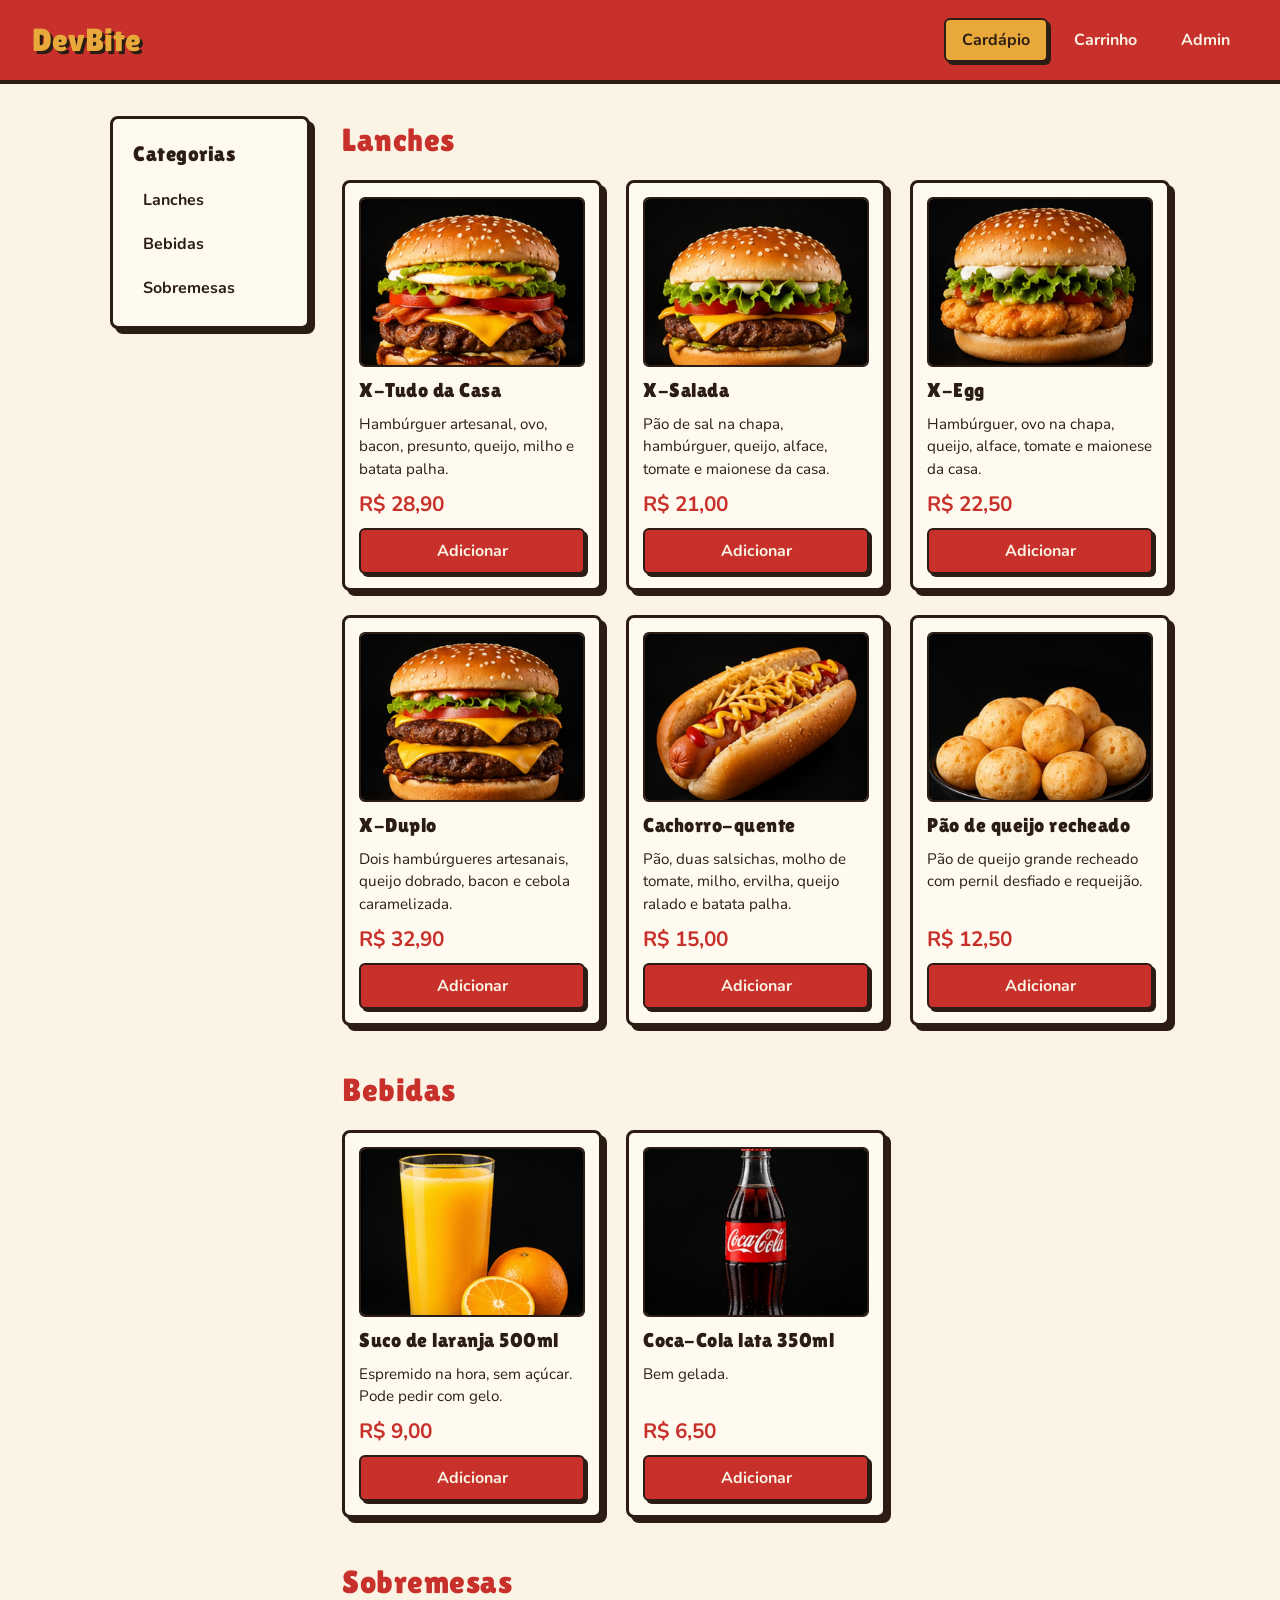
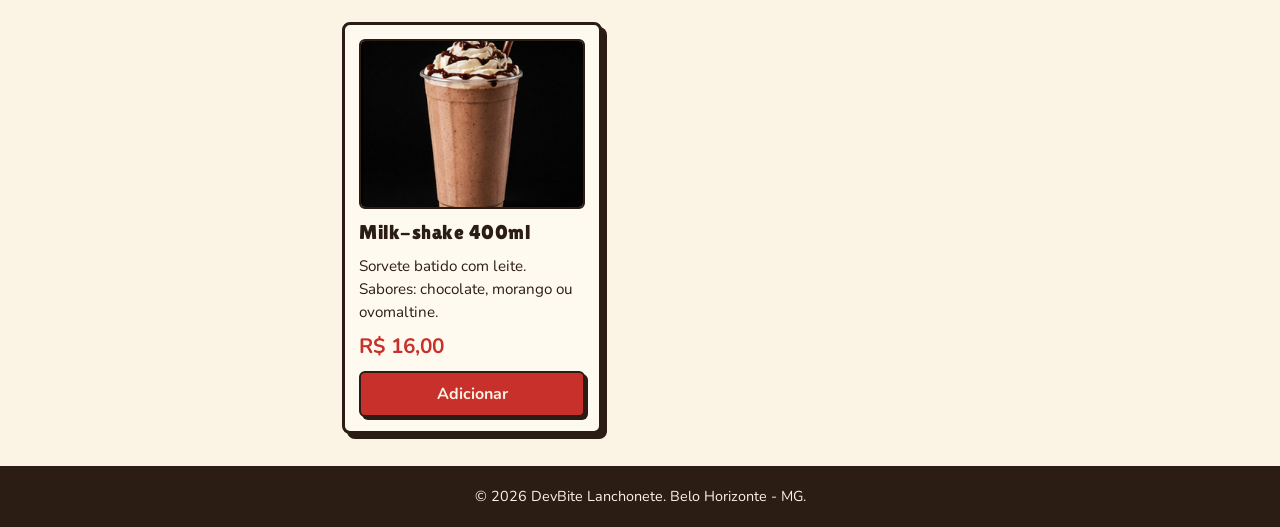
<file: index.html>
<!DOCTYPE html>
<html lang="pt-BR">
<head>
  <meta charset="UTF-8">
  <meta name="viewport" content="width=device-width, initial-scale=1.0">
  <title>DevBite | Cardápio</title>
  <link rel="preconnect" href="https://fonts.googleapis.com">
  <link rel="preconnect" href="https://fonts.gstatic.com" crossorigin>
  <link href="https://fonts.googleapis.com/css2?family=Lilita+One&family=Nunito:wght@400;700&display=swap" rel="stylesheet">
  <link rel="stylesheet" href="css/style.css">
</head>
<body>
  <header class="topo">
    <a href="index.html" class="logo">DevBite</a>
    <nav class="menu">
      <a href="index.html" class="menu-link ativo" aria-current="page">Cardápio</a>
      <a href="checkout.html" class="menu-link">Carrinho</a>
      <a href="admin.html" class="menu-link">Admin</a>
    </nav>
  </header>

  <main class="pagina-cardapio">
    <aside class="categorias">
      <h2 class="titulo-aside">Categorias</h2>
      <ul class="lista-categorias">
        <li><a href="#lanches">Lanches</a></li>
        <li><a href="#bebidas">Bebidas</a></li>
        <li><a href="#sobremesas">Sobremesas</a></li>
      </ul>
    </aside>

    <div class="cardapio">
      <section id="lanches" class="categoria">
        <h2 class="titulo-secao">Lanches</h2>
        <div class="grade-produtos">
          <article class="card-produto">
            <img src="img/x-tudo.jpg" alt="X-Tudo da Casa" class="card-imagem">
            <h3 class="card-nome">X-Tudo da Casa</h3>
            <p class="card-descricao">Hambúrguer artesanal, ovo, bacon, presunto, queijo, milho e batata palha.</p>
            <p class="card-preco">R$ 28,90</p>
            <button type="button" class="botao" id="btn-add-1" data-id="1">Adicionar</button>
          </article>

          <article class="card-produto">
            <img src="img/x-salada.jpg" alt="X-Salada" class="card-imagem">
            <h3 class="card-nome">X-Salada</h3>
            <p class="card-descricao">Pão de sal na chapa, hambúrguer, queijo, alface, tomate e maionese da casa.</p>
            <p class="card-preco">R$ 21,00</p>
            <button type="button" class="botao" id="btn-add-2" data-id="2">Adicionar</button>
          </article>

          <article class="card-produto">
            <img src="img/x-egg.jpg" alt="X-Egg" class="card-imagem">
            <h3 class="card-nome">X-Egg</h3>
            <p class="card-descricao">Hambúrguer, ovo na chapa, queijo, alface, tomate e maionese da casa.</p>
            <p class="card-preco">R$ 22,50</p>
            <button type="button" class="botao" id="btn-add-3" data-id="3">Adicionar</button>
          </article>

          <article class="card-produto">
            <img src="img/x-duplo.jpg" alt="X-Duplo" class="card-imagem">
            <h3 class="card-nome">X-Duplo</h3>
            <p class="card-descricao">Dois hambúrgueres artesanais, queijo dobrado, bacon e cebola caramelizada.</p>
            <p class="card-preco">R$ 32,90</p>
            <button type="button" class="botao" id="btn-add-4" data-id="4">Adicionar</button>
          </article>

          <article class="card-produto">
            <img src="img/cachorro-quente.jpg" alt="Cachorro-quente" class="card-imagem">
            <h3 class="card-nome">Cachorro-quente</h3>
            <p class="card-descricao">Pão, duas salsichas, molho de tomate, milho, ervilha, queijo ralado e batata palha.</p>
            <p class="card-preco">R$ 15,00</p>
            <button type="button" class="botao" id="btn-add-5" data-id="5">Adicionar</button>
          </article>

          <article class="card-produto">
            <img src="img/pao-de-queijo.jpg" alt="Pão de queijo recheado" class="card-imagem">
            <h3 class="card-nome">Pão de queijo recheado</h3>
            <p class="card-descricao">Pão de queijo grande recheado com pernil desfiado e requeijão.</p>
            <p class="card-preco">R$ 12,50</p>
            <button type="button" class="botao" id="btn-add-6" data-id="6">Adicionar</button>
          </article>
        </div>
      </section>

      <section id="bebidas" class="categoria">
        <h2 class="titulo-secao">Bebidas</h2>
        <div class="grade-produtos">
          <article class="card-produto">
            <img src="img/suco-laranja.jpg" alt="Suco de laranja 500ml" class="card-imagem">
            <h3 class="card-nome">Suco de laranja 500ml</h3>
            <p class="card-descricao">Espremido na hora, sem açúcar. Pode pedir com gelo.</p>
            <p class="card-preco">R$ 9,00</p>
            <button type="button" class="botao" id="btn-add-7" data-id="7">Adicionar</button>
          </article>

          <article class="card-produto">
            <img src="img/coca-cola.jpg" alt="Coca-Cola lata 350ml" class="card-imagem">
            <h3 class="card-nome">Coca-Cola lata 350ml</h3>
            <p class="card-descricao">Bem gelada.</p>
            <p class="card-preco">R$ 6,50</p>
            <button type="button" class="botao" id="btn-add-8" data-id="8">Adicionar</button>
          </article>
        </div>
      </section>

      <section id="sobremesas" class="categoria">
        <h2 class="titulo-secao">Sobremesas</h2>
        <div class="grade-produtos">
          <article class="card-produto">
            <img src="img/milk-shake.jpg" alt="Milk-shake 400ml" class="card-imagem">
            <h3 class="card-nome">Milk-shake 400ml</h3>
            <p class="card-descricao">Sorvete batido com leite. Sabores: chocolate, morango ou ovomaltine.</p>
            <p class="card-preco">R$ 16,00</p>
            <button type="button" class="botao" id="btn-add-9" data-id="9">Adicionar</button>
          </article>
        </div>
      </section>
    </div>
  </main>

  <footer class="rodape">
    <p>&copy; 2026 DevBite Lanchonete. Belo Horizonte - MG.</p>
  </footer>
</body>
</html>
</file>
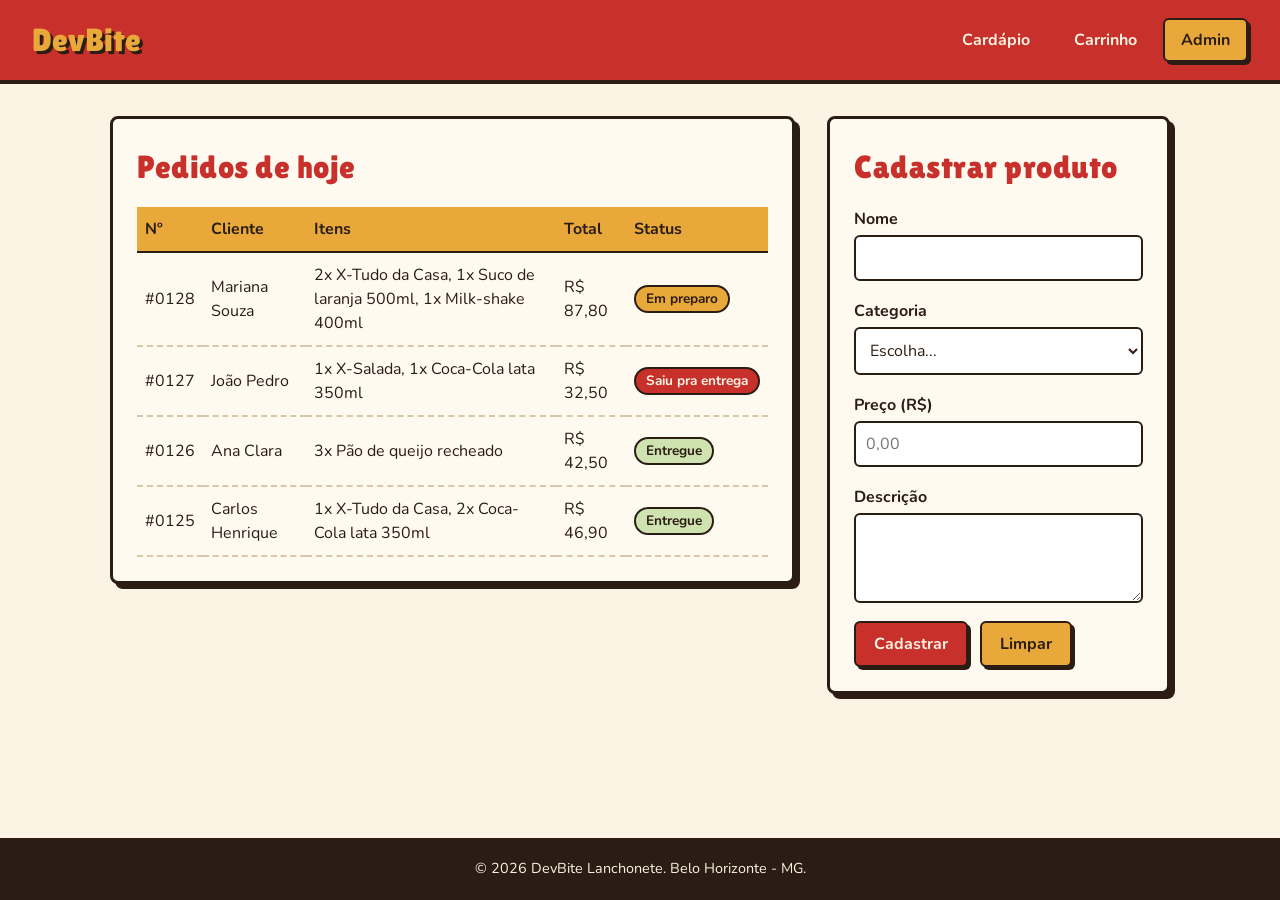
<file: admin.html>
<!DOCTYPE html>
<html lang="pt-BR">
<head>
  <meta charset="UTF-8">
  <meta name="viewport" content="width=device-width, initial-scale=1.0">
  <title>DevBite | Admin</title>
  <link rel="preconnect" href="https://fonts.googleapis.com">
  <link rel="preconnect" href="https://fonts.gstatic.com" crossorigin>
  <link href="https://fonts.googleapis.com/css2?family=Lilita+One&family=Nunito:wght@400;700&display=swap" rel="stylesheet">
  <link rel="stylesheet" href="css/style.css">
</head>
<body>
  <header class="topo">
    <a href="index.html" class="logo">DevBite</a>
    <nav class="menu">
      <a href="index.html" class="menu-link">Cardápio</a>
      <a href="checkout.html" class="menu-link">Carrinho</a>
      <a href="admin.html" class="menu-link ativo" aria-current="page">Admin</a>
    </nav>
  </header>

  <main class="pagina-admin">
    <section class="caixa pedidos">
      <h1 class="titulo-secao">Pedidos de hoje</h1>
      <div class="tabela-rolagem">
        <table class="tabela" id="tabela-pedidos">
          <thead>
            <tr>
              <th>Nº</th>
              <th>Cliente</th>
              <th>Itens</th>
              <th>Total</th>
              <th>Status</th>
            </tr>
          </thead>
          <tbody>
            <tr>
              <td>#0128</td>
              <td>Mariana Souza</td>
              <td>2x X-Tudo da Casa, 1x Suco de laranja 500ml, 1x Milk-shake 400ml</td>
              <td>R$ 87,80</td>
              <td><span class="status status-preparo">Em preparo</span></td>
            </tr>
            <tr>
              <td>#0127</td>
              <td>João Pedro</td>
              <td>1x X-Salada, 1x Coca-Cola lata 350ml</td>
              <td>R$ 32,50</td>
              <td><span class="status status-entrega">Saiu pra entrega</span></td>
            </tr>
            <tr>
              <td>#0126</td>
              <td>Ana Clara</td>
              <td>3x Pão de queijo recheado</td>
              <td>R$ 42,50</td>
              <td><span class="status status-entregue">Entregue</span></td>
            </tr>
            <tr>
              <td>#0125</td>
              <td>Carlos Henrique</td>
              <td>1x X-Tudo da Casa, 2x Coca-Cola lata 350ml</td>
              <td>R$ 46,90</td>
              <td><span class="status status-entregue">Entregue</span></td>
            </tr>
          </tbody>
        </table>
      </div>
    </section>

    <section class="caixa">
      <h2 class="titulo-secao">Cadastrar produto</h2>
      <form class="formulario" id="form-produto">
        <div class="campo">
          <label for="produto-nome">Nome</label>
          <input type="text" id="produto-nome" name="produto-nome" required>
        </div>

        <div class="campo">
          <label for="produto-categoria">Categoria</label>
          <select id="produto-categoria" name="produto-categoria" required>
            <option value="">Escolha...</option>
            <option value="lanches">Lanches</option>
            <option value="bebidas">Bebidas</option>
            <option value="sobremesas">Sobremesas</option>
          </select>
        </div>

        <div class="campo">
          <label for="produto-preco">Preço (R$)</label>
          <input type="number" id="produto-preco" name="produto-preco" min="0" step="0.01" placeholder="0,00" required>
        </div>

        <div class="campo">
          <label for="produto-descricao">Descrição</label>
          <textarea id="produto-descricao" name="produto-descricao" rows="3"></textarea>
        </div>

        <div class="acoes">
          <button type="button" class="botao" id="btn-cadastrar">Cadastrar</button>
          <button type="button" class="botao botao-secundario" id="btn-limpar">Limpar</button>
        </div>
      </form>
    </section>
  </main>

  <footer class="rodape">
    <p>&copy; 2026 DevBite Lanchonete. Belo Horizonte - MG.</p>
  </footer>
</body>
</html>
</file>
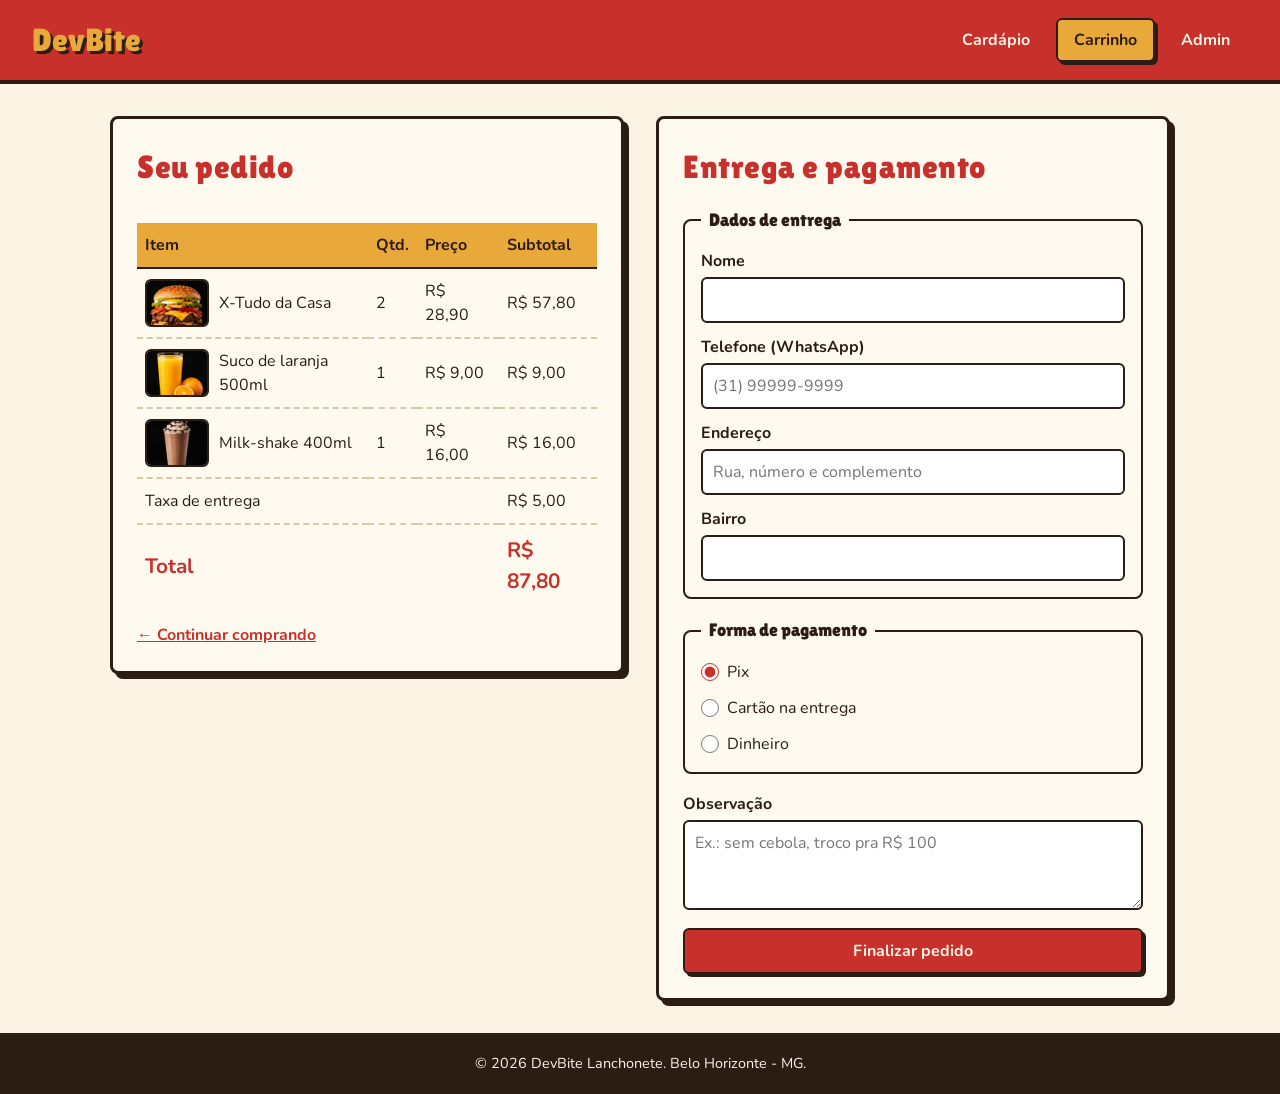
<file: checkout.html>
<!DOCTYPE html>
<html lang="pt-BR">
<head>
  <meta charset="UTF-8">
  <meta name="viewport" content="width=device-width, initial-scale=1.0">
  <title>DevBite | Carrinho</title>
  <link rel="preconnect" href="https://fonts.googleapis.com">
  <link rel="preconnect" href="https://fonts.gstatic.com" crossorigin>
  <link href="https://fonts.googleapis.com/css2?family=Lilita+One&family=Nunito:wght@400;700&display=swap" rel="stylesheet">
  <link rel="stylesheet" href="css/style.css">
</head>
<body>
  <header class="topo">
    <a href="index.html" class="logo">DevBite</a>
    <nav class="menu">
      <a href="index.html" class="menu-link">Cardápio</a>
      <a href="checkout.html" class="menu-link ativo" aria-current="page">Carrinho</a>
      <a href="admin.html" class="menu-link">Admin</a>
    </nav>
  </header>

  <main class="pagina-checkout">
    <section class="caixa carrinho">
      <h1 class="titulo-secao">Seu pedido</h1>
      <table class="tabela" id="tabela-carrinho">
        <thead>
          <tr>
            <th>Item</th>
            <th>Qtd.</th>
            <th>Preço</th>
            <th>Subtotal</th>
          </tr>
        </thead>
        <tbody>
          <tr>
            <td>
              <div class="item-pedido">
                <img src="img/x-tudo.jpg" alt="X-Tudo da Casa" class="item-imagem">
                X-Tudo da Casa
              </div>
            </td>
            <td>2</td>
            <td>R$ 28,90</td>
            <td>R$ 57,80</td>
          </tr>
          <tr>
            <td>
              <div class="item-pedido">
                <img src="img/suco-laranja.jpg" alt="Suco de laranja 500ml" class="item-imagem">
                Suco de laranja 500ml
              </div>
            </td>
            <td>1</td>
            <td>R$ 9,00</td>
            <td>R$ 9,00</td>
          </tr>
          <tr>
            <td>
              <div class="item-pedido">
                <img src="img/milk-shake.jpg" alt="Milk-shake 400ml" class="item-imagem">
                Milk-shake 400ml
              </div>
            </td>
            <td>1</td>
            <td>R$ 16,00</td>
            <td>R$ 16,00</td>
          </tr>
        </tbody>
        <tfoot>
          <tr>
            <td colspan="3">Taxa de entrega</td>
            <td>R$ 5,00</td>
          </tr>
          <tr class="linha-total">
            <td colspan="3">Total</td>
            <td>R$ 87,80</td>
          </tr>
        </tfoot>
      </table>
      <a href="index.html" class="link-voltar">&larr; Continuar comprando</a>
    </section>

    <section class="caixa">
      <h2 class="titulo-secao">Entrega e pagamento</h2>
      <form class="formulario" id="form-checkout">
        <fieldset class="grupo">
          <legend>Dados de entrega</legend>

          <div class="campo">
            <label for="nome">Nome</label>
            <input type="text" id="nome" name="nome" required>
          </div>

          <div class="campo">
            <label for="telefone">Telefone (WhatsApp)</label>
            <input type="tel" id="telefone" name="telefone" placeholder="(31) 99999-9999" required>
          </div>

          <div class="campo">
            <label for="endereco">Endereço</label>
            <input type="text" id="endereco" name="endereco" placeholder="Rua, número e complemento" required>
          </div>

          <div class="campo">
            <label for="bairro">Bairro</label>
            <input type="text" id="bairro" name="bairro" required>
          </div>
        </fieldset>

        <fieldset class="grupo">
          <legend>Forma de pagamento</legend>

          <div class="opcao">
            <input type="radio" id="pagamento-pix" name="pagamento" value="pix" checked>
            <label for="pagamento-pix">Pix</label>
          </div>

          <div class="opcao">
            <input type="radio" id="pagamento-cartao" name="pagamento" value="cartao">
            <label for="pagamento-cartao">Cartão na entrega</label>
          </div>

          <div class="opcao">
            <input type="radio" id="pagamento-dinheiro" name="pagamento" value="dinheiro">
            <label for="pagamento-dinheiro">Dinheiro</label>
          </div>
        </fieldset>

        <div class="campo">
          <label for="observacao">Observação</label>
          <textarea id="observacao" name="observacao" rows="3" placeholder="Ex.: sem cebola, troco pra R$ 100"></textarea>
        </div>

        <button type="button" class="botao" id="btn-finalizar">Finalizar pedido</button>
      </form>
    </section>
  </main>

  <footer class="rodape">
    <p>&copy; 2026 DevBite Lanchonete. Belo Horizonte - MG.</p>
  </footer>
</body>
</html>
</file>
<file: css/style.css>
/* base */
:root {
  --creme: #fbf3e4;
  --ketchup: #c8312b;
  --mostarda: #e9a83a;
  --marrom: #2b1d14;
  --branco: #fffaf0;
}

* {
  box-sizing: border-box;
  margin: 0;
  padding: 0;
}

body {
  display: flex;
  flex-direction: column;
  min-height: 100vh;
  background-color: var(--creme);
  color: var(--marrom);
  font-family: "Nunito", Arial, sans-serif;
  font-size: 16px;
  line-height: 1.5;
}

h1, h2, h3 {
  font-family: "Lilita One", "Arial Black", sans-serif;
  font-weight: 400;
  letter-spacing: 0.5px;
}

a {
  color: var(--ketchup);
}

img {
  display: block;
  max-width: 100%;
}

main {
  flex: 1;
  width: 100%;
  max-width: 1100px;
  margin: 0 auto;
  padding: 32px 20px;
}

/* header */
.topo {
  display: flex;
  justify-content: space-between;
  align-items: center;
  gap: 16px;
  padding: 16px 32px;
  background-color: var(--ketchup);
  border-bottom: 4px solid var(--marrom);
}

.logo {
  font-family: "Lilita One", "Arial Black", sans-serif;
  font-size: 2rem;
  color: var(--mostarda);
  text-decoration: none;
  text-shadow: 3px 3px 0 var(--marrom);
}

/* menu */
.menu {
  display: flex;
  gap: 8px;
}

.menu-link {
  padding: 8px 16px;
  border: 2px solid transparent;
  border-radius: 6px;
  color: var(--creme);
  font-weight: 700;
  text-decoration: none;
}

.menu-link:hover {
  border-color: var(--creme);
}

.menu-link.ativo {
  background-color: var(--mostarda);
  border-color: var(--marrom);
  color: var(--marrom);
  box-shadow: 3px 3px 0 var(--marrom);
}

/* rodapé */
.rodape {
  padding: 20px;
  background-color: var(--marrom);
  color: var(--creme);
  text-align: center;
  font-size: 0.9rem;
}

/* botões */
.botao {
  padding: 10px 18px;
  border: 2px solid var(--marrom);
  border-radius: 6px;
  background-color: var(--ketchup);
  color: var(--creme);
  font-family: "Nunito", Arial, sans-serif;
  font-size: 1rem;
  font-weight: 700;
  cursor: pointer;
  box-shadow: 3px 3px 0 var(--marrom);
}

.botao:hover {
  background-color: #a8261f;
}

.botao:active {
  box-shadow: 1px 1px 0 var(--marrom);
  transform: translate(2px, 2px);
}

.botao-secundario {
  background-color: var(--mostarda);
  color: var(--marrom);
}

.botao-secundario:hover {
  background-color: #d9952a;
}

/* cardápio */
.pagina-cardapio {
  display: grid;
  grid-template-columns: 200px 1fr;
  gap: 32px;
  align-items: start;
}

.categorias {
  padding: 20px;
  background-color: var(--branco);
  border: 3px solid var(--marrom);
  border-radius: 8px;
  box-shadow: 5px 5px 0 var(--marrom);
}

.titulo-aside {
  margin-bottom: 12px;
  font-size: 1.3rem;
}

.lista-categorias {
  display: flex;
  flex-direction: column;
  gap: 8px;
  list-style: none;
}

.lista-categorias a {
  display: block;
  padding: 6px 10px;
  border-radius: 6px;
  color: var(--marrom);
  font-weight: 700;
  text-decoration: none;
}

.lista-categorias a:hover {
  background-color: var(--mostarda);
}

.cardapio {
  display: flex;
  flex-direction: column;
  gap: 40px;
}

.titulo-secao {
  margin-bottom: 16px;
  color: var(--ketchup);
  font-size: 2rem;
}

.grade-produtos {
  display: grid;
  grid-template-columns: repeat(3, 1fr);
  gap: 24px;
}

/* card de produto */
.card-produto {
  display: flex;
  flex-direction: column;
  gap: 8px;
  padding: 14px;
  background-color: var(--branco);
  border: 3px solid var(--marrom);
  border-radius: 8px;
  box-shadow: 5px 5px 0 var(--marrom);
}

.card-imagem {
  width: 100%;
  aspect-ratio: 4 / 3;
  object-fit: cover;
  border: 2px solid var(--marrom);
  border-radius: 6px;
}

.card-nome {
  font-size: 1.25rem;
}

.card-descricao {
  flex: 1;
  font-size: 0.95rem;
}

.card-preco {
  color: var(--ketchup);
  font-size: 1.3rem;
  font-weight: 700;
}

/* caixa (bloco com borda) */
.caixa {
  padding: 24px;
  background-color: var(--branco);
  border: 3px solid var(--marrom);
  border-radius: 8px;
  box-shadow: 5px 5px 0 var(--marrom);
}

/* tabelas */
.tabela {
  width: 100%;
  border-collapse: collapse;
}

.tabela th,
.tabela td {
  padding: 10px 8px;
  border-bottom: 2px dashed #d8c7a8;
  text-align: left;
}

.tabela th {
  background-color: var(--mostarda);
  border-bottom: 2px solid var(--marrom);
}

.linha-total td {
  border-bottom: none;
  color: var(--ketchup);
  font-size: 1.3rem;
  font-weight: 700;
}

/* checkout */
.pagina-checkout {
  display: grid;
  grid-template-columns: 1fr 1fr;
  gap: 32px;
  align-items: start;
}

.carrinho {
  display: flex;
  flex-direction: column;
  gap: 16px;
}

.item-pedido {
  display: flex;
  align-items: center;
  gap: 10px;
}

.item-imagem {
  width: 64px;
  aspect-ratio: 4 / 3;
  object-fit: cover;
  border: 2px solid var(--marrom);
  border-radius: 6px;
}

.link-voltar {
  font-weight: 700;
}

/* formulários */
.formulario {
  display: flex;
  flex-direction: column;
  gap: 18px;
}

.grupo {
  display: flex;
  flex-direction: column;
  gap: 12px;
  padding: 16px;
  border: 2px solid var(--marrom);
  border-radius: 8px;
}

.grupo legend {
  padding: 0 8px;
  font-family: "Lilita One", "Arial Black", sans-serif;
  font-size: 1.1rem;
}

.campo {
  display: flex;
  flex-direction: column;
  gap: 4px;
}

.campo label {
  font-weight: 700;
}

.campo input,
.campo select,
.campo textarea {
  padding: 10px;
  border: 2px solid var(--marrom);
  border-radius: 6px;
  background-color: #fff;
  color: var(--marrom);
  font-family: "Nunito", Arial, sans-serif;
  font-size: 1rem;
}

.campo input:focus,
.campo select:focus,
.campo textarea:focus {
  outline: 3px solid var(--mostarda);
}

.opcao {
  display: flex;
  align-items: center;
  gap: 8px;
}

.opcao input {
  width: 18px;
  height: 18px;
  accent-color: var(--ketchup);
}

/* admin */
.pagina-admin {
  display: grid;
  grid-template-columns: 2fr 1fr;
  gap: 32px;
  align-items: start;
}

.tabela-rolagem {
  overflow-x: auto;
}

.status {
  display: inline-block;
  padding: 2px 10px;
  border: 2px solid var(--marrom);
  border-radius: 20px;
  font-size: 0.85rem;
  font-weight: 700;
  white-space: nowrap;
}

.status-preparo {
  background-color: var(--mostarda);
}

.status-entrega {
  background-color: var(--ketchup);
  color: var(--creme);
}

.status-entregue {
  background-color: #cfe3b0;
}

.acoes {
  display: flex;
  gap: 12px;
}

/* responsivo */
@media (max-width: 900px) {
  .grade-produtos {
    grid-template-columns: repeat(2, 1fr);
  }

  .pagina-checkout,
  .pagina-admin {
    grid-template-columns: 1fr;
  }
}

@media (max-width: 600px) {
  .topo {
    flex-direction: column;
    padding: 16px;
  }

  .menu-link {
    padding: 6px 12px;
  }

  main {
    padding: 20px 16px;
  }

  .pagina-cardapio {
    grid-template-columns: 1fr;
    gap: 20px;
  }

  .lista-categorias {
    flex-direction: row;
    flex-wrap: wrap;
  }

  .grade-produtos {
    grid-template-columns: 1fr;
  }

  .caixa {
    padding: 16px;
  }

  .titulo-secao {
    font-size: 1.6rem;
  }
}
</file>
